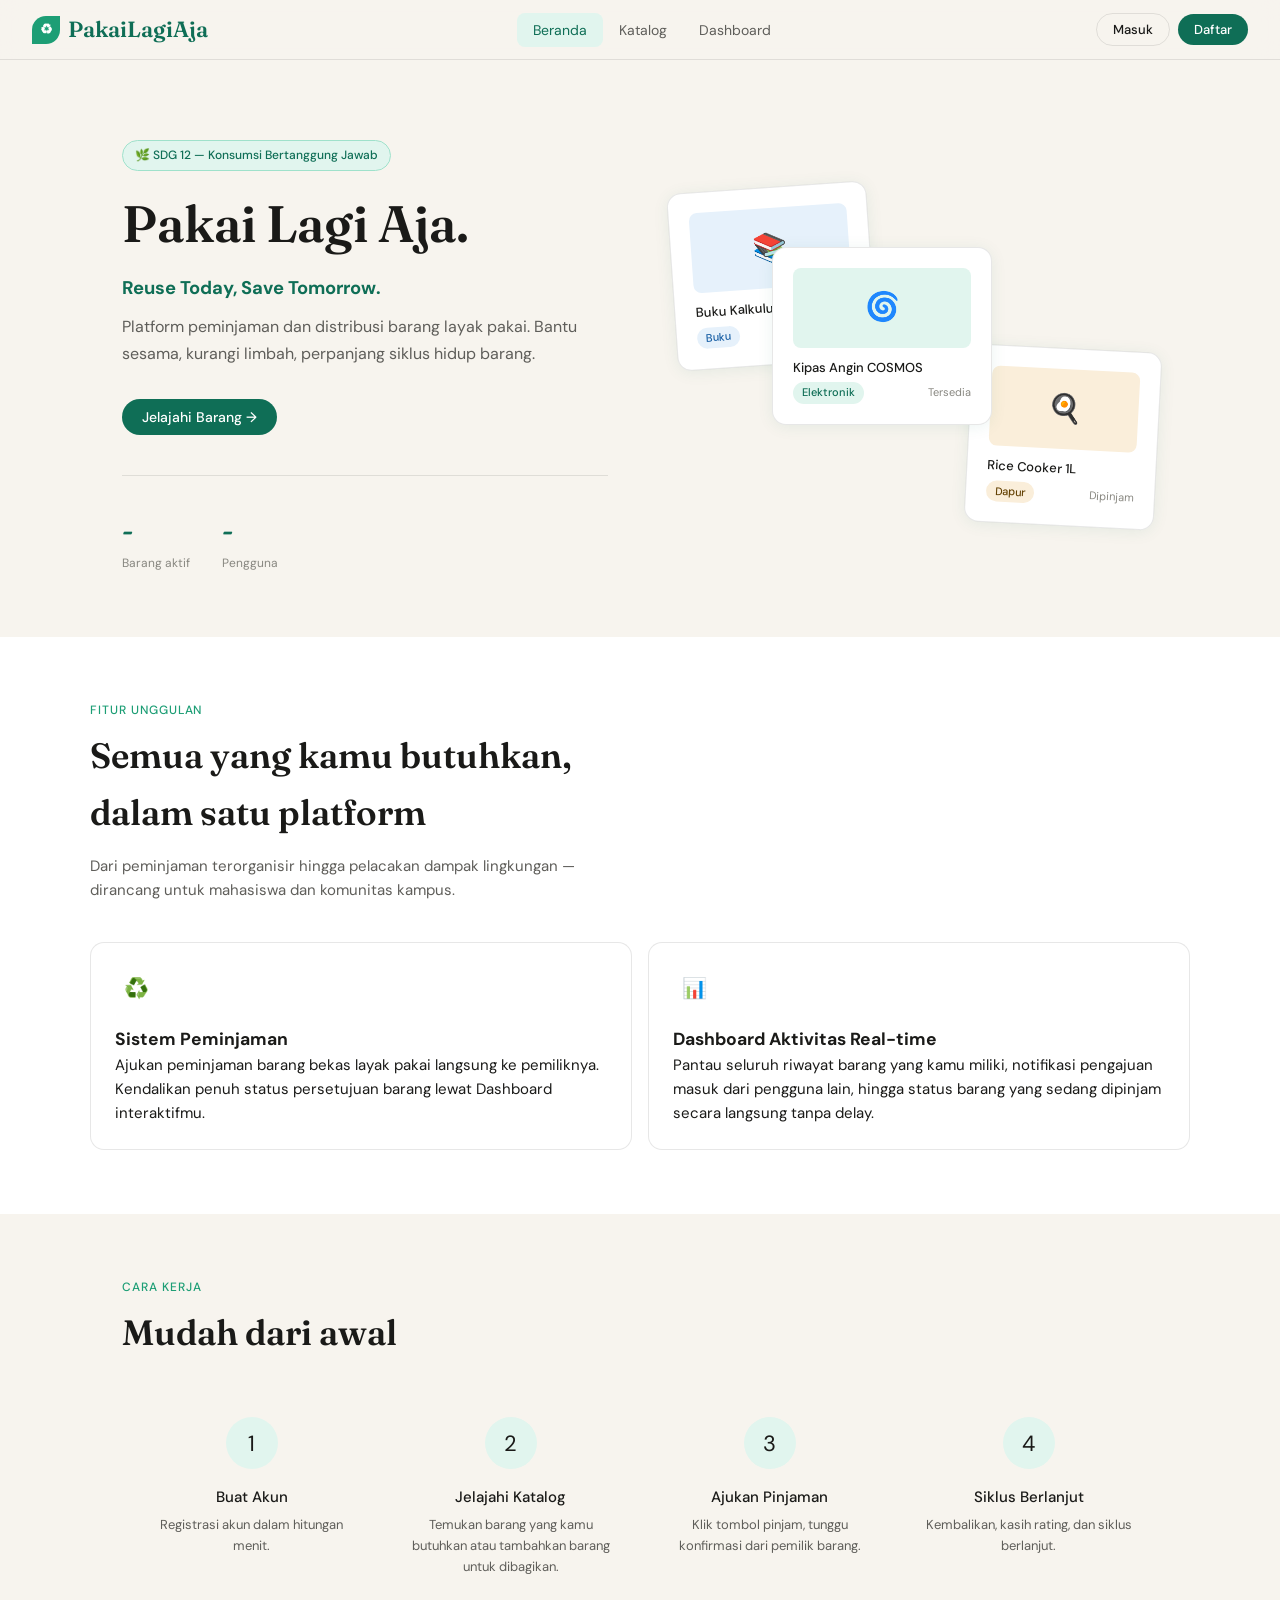
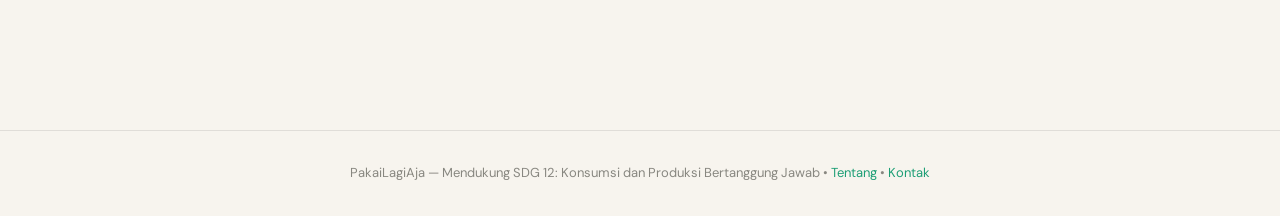
<file: index.html>
<!DOCTYPE html>
<html lang="id">
<head>
<meta charset="UTF-8">
<meta name="viewport" content="width=device-width, initial-scale=1.0">
<title>PakaiLagiAja - Beranda</title>
<link href="https://fonts.googleapis.com/css2?family=Fraunces:ital,opsz,wght@0,9..144,300;0,9..144,600;1,9..144,300&family=DM+Sans:wght@300;400;500&display=swap" rel="stylesheet">
<link rel="stylesheet" href="style.css">
</head>
<body>

<nav>
  <div class="nav-logo" onclick="window.location.href='index.html'">
    <div class="leaf">♻</div>
    PakaiLagiAja
  </div>
  <ul class="nav-links">
    <li><button onclick="window.location.href='index.html'" class="active">Beranda</button></li>
    <li><button onclick="window.location.href='katalog.html'">Katalog</button></li>
    <li><button onclick="window.location.href='dashboard.html'">Dashboard</button></li>
  </ul>
  <div class="nav-right">
    <button class="btn btn-outline btn-sm" onclick="openModal('login-modal')">Masuk</button>
    <button class="btn btn-primary btn-sm" onclick="openModal('register-modal')">Daftar</button>
  </div>
</nav>

<section class="hero">
  <div class="hero-content fade-in">
    <div class="hero-badge">🌿 SDG 12 — Konsumsi Bertanggung Jawab</div>
    
    <h1>Pakai Lagi Aja.</h1>
    <p>
      <strong style="color: var(--green-dark); font-size: 1.15rem; display: block; margin-bottom: 8px;">Reuse Today, Save Tomorrow.</strong>
      Platform peminjaman dan distribusi barang layak pakai. Bantu sesama, kurangi limbah, perpanjang siklus hidup barang.
    </p>

    <div class="hero-actions">
      <button class="btn btn-primary" onclick="window.location.href='katalog.html'">Jelajahi Barang →</button>
    </div>
    
    <div class="hero-stats">
      <div>
        <div class="hero-stat-num" id="home-barang-aktif">-</div>
        <div class="hero-stat-label">Barang aktif</div>
      </div>
      <div>
        <div class="hero-stat-num" id="home-total-pengguna">-</div>
        <div class="hero-stat-label">Pengguna</div>
      </div>
    </div>

  </div>
  <div class="hero-visual">
    <div class="hero-card-stack">
      <div class="item-card card-float-1">
        <div class="item-thumb thumb-blue">📚</div>
        <div class="item-name">Buku Kalkulus Edisi 9</div>
        <div class="item-meta">
          <span class="tag tag-blue">Buku</span>
          <span class="item-status">Tersedia</span>
        </div>
      </div>
      <div class="item-card card-float-2">
        <div class="item-thumb thumb-green">🌀</div>
        <div class="item-name">Kipas Angin COSMOS</div>
        <div class="item-meta">
          <span class="tag tag-green">Elektronik</span>
          <span class="item-status">Tersedia</span>
        </div>
      </div>
      <div class="item-card card-float-3">
        <div class="item-thumb thumb-amber">🍳</div>
        <div class="item-name">Rice Cooker 1L</div>
        <div class="item-meta">
          <span class="tag tag-amber">Dapur</span>
          <span class="item-status">Dipinjam</span>
        </div>
      </div>
    </div>
  </div>
</section>

<section class="section" style="background: var(--white); max-width: 100%; padding: 4rem 2rem;">
  <div style="max-width: 1100px; margin: 0 auto;">
    <div class="section-label">Fitur Unggulan</div>
    <div class="section-title">Semua yang kamu butuhkan,<br>dalam satu platform</div>
    <p class="section-sub">Dari peminjaman terorganisir hingga pelacakan dampak lingkungan — dirancang untuk mahasiswa dan komunitas kampus.</p>
    
    <div class="features-grid">
      <div class="feature-card">
        <div class="feature-icon">♻️</div>
        <h3>Sistem Peminjaman </h3>
        <p>Ajukan peminjaman barang bekas layak pakai langsung ke pemiliknya. Kendalikan penuh status persetujuan barang lewat Dashboard interaktifmu.</p>
      </div>
      <div class="feature-card">
        <div class="feature-icon">📊</div>
        <h3>Dashboard Aktivitas Real-time</h3>
        <p>Pantau seluruh riwayat barang yang kamu miliki, notifikasi pengajuan masuk dari pengguna lain, hingga status barang yang sedang dipinjam secara langsung tanpa delay.</p>
      </div>
    </div>

  </div>
</section>

<section class="section">
  <div class="section-label">Cara Kerja</div>
  <div class="section-title">Mudah dari awal</div>
  <div style="display:grid; grid-template-columns: repeat(auto-fit, minmax(180px,1fr)); gap: 0; margin-top: 2rem;">
    <div style="text-align:center; padding: 1.5rem; position: relative;">
      <div style="width:52px;height:52px;background:var(--green-light);border-radius:50%;display:flex;align-items:center;justify-content:center;margin:0 auto 1rem;font-size:22px;">1</div>
      <div style="font-weight:500;margin-bottom:6px;">Buat Akun</div>
      <p style="font-size:13px;color:var(--text-muted);">Registrasi akun dalam hitungan menit.</p>
    </div>
    <div style="text-align:center; padding: 1.5rem;">
      <div style="width:52px;height:52px;background:var(--green-light);border-radius:50%;display:flex;align-items:center;justify-content:center;margin:0 auto 1rem;font-size:22px;">2</div>
      <div style="font-weight:500;margin-bottom:6px;">Jelajahi Katalog</div>
      <p style="font-size:13px;color:var(--text-muted);">Temukan barang yang kamu butuhkan atau tambahkan barang untuk dibagikan.</p>
    </div>
    <div style="text-align:center; padding: 1.5rem;">
      <div style="width:52px;height:52px;background:var(--green-light);border-radius:50%;display:flex;align-items:center;justify-content:center;margin:0 auto 1rem;font-size:22px;">3</div>
      <div style="font-weight:500;margin-bottom:6px;">Ajukan Pinjaman</div>
      <p style="font-size:13px;color:var(--text-muted);">Klik tombol pinjam, tunggu konfirmasi dari pemilik barang.</p>
    </div>
    
    <div style="text-align:center; padding: 1.5rem;">
      <div style="width:52px;height:52px;background:var(--green-light);border-radius:50%;display:flex;align-items:center;justify-content:center;margin:0 auto 1rem;font-size:22px;">4</div>
      <div style="font-weight:500;margin-bottom:6px;">Siklus Berlanjut</div>
      <p style="font-size:13px;color:var(--text-muted);">Kembalikan, kasih rating, dan siklus berlanjut.</p>
    </div>
    </div>
</section>

<footer>
  <p>PakaiLagiAja &mdash; Mendukung SDG 12: Konsumsi dan Produksi Bertanggung Jawab &bull; <a href="#">Tentang</a> &bull; <a href="#">Kontak</a></p>
</footer>

<div class="modal-overlay" id="login-modal">
  <div class="modal">
    <button class="modal-close" onclick="closeModal('login-modal')">✕</button>
    <div class="modal-title">Selamat datang kembali</div>
    <div class="modal-sub">Masuk ke akun PakaiLagiAja kamu</div>
    <div class="form-group">
      <label class="form-label">Email</label>
      <input class="form-input" type="email" placeholder="nama@email.com">
    </div>
    <div class="form-group">
      <label class="form-label">Password</label>
      <input class="form-input" type="password" placeholder="••••••••">
    </div>
    <button class="btn btn-primary" style="width:100%;margin-top:8px;" onclick="handleLogin()">Masuk</button>
    <div class="divider">atau</div>
    <p style="text-align:center;font-size:13px;color:var(--text-muted);">Belum punya akun? <a href="#" style="color:var(--green);" onclick="closeModal('login-modal');openModal('register-modal');return false;">Daftar sekarang</a></p>
  </div>
</div>

<div class="modal-overlay" id="register-modal">
  <div class="modal">
    <button class="modal-close" onclick="closeModal('register-modal')">✕</button>
    <div class="modal-title">Buat akun baru</div>
    <div class="modal-sub">Bergabung dengan komunitas PakaiLagiAja</div>
    <div class="form-group">
      <label class="form-label">Nama Lengkap</label>
      <input class="form-input" id="reg-nama" type="text" placeholder="Nama kamu">
    </div>
    <div class="form-group">
      <label class="form-label">Email</label>
      <input class="form-input" id="reg-email" type="email" placeholder="nama@gmail.com">
    </div>
    <div class="form-group">
      <label class="form-label">Nomor Telepon (WhatsApp)</label>
      <div style="display:flex;align-items:center;gap:0;">
        <span style="background:var(--cream-dark);border:1px solid var(--border);border-right:none;border-radius:var(--radius-sm) 0 0 var(--radius-sm);padding:9px 10px;font-size:14px;color:var(--text-muted);white-space:nowrap;">+62</span>
        <input class="form-input" id="reg-telepon" type="tel" placeholder="81234567890" style="border-radius:0 var(--radius-sm) var(--radius-sm) 0;">
      </div>
      <div style="font-size:11px;color:var(--text-light);margin-top:4px;">Digunakan untuk koordinasi peminjaman via WhatsApp</div>
    </div>
    <div class="form-group">
      <label class="form-label">Password</label>
      <input class="form-input" id="reg-password" type="password" placeholder="Min. 8 karakter">
    </div>
    <button class="btn btn-primary" style="width:100%;margin-top:8px;" onclick="handleRegister()">Daftar</button>
  </div>
</div>

<script src="script.js"></script>
</body>
</html>
</file>
<file: style.css>
*, *::before, *::after { box-sizing: border-box; margin: 0; padding: 0; }

:root {
  --green: #1D9E75; --green-dark: #0F6E56; --green-light: #E1F5EE; --green-mid: #9FE1CB;
  --cream: #F7F4EE; --cream-dark: #EDE8DF; --text: #1a1a18; --text-muted: #5F5E5A;
  --text-light: #888780; --white: #FFFFFF; --amber: #EF9F27; --coral: #D85A30;
  --blue: #378ADD; --border: rgba(26,26,24,0.1); --shadow: 0 2px 16px rgba(15,110,86,0.08);
  --radius: 14px; --radius-sm: 8px;
}

html { scroll-behavior: smooth; }
body { font-family: 'DM Sans', sans-serif; background: var(--cream); color: var(--text); font-size: 15px; line-height: 1.6; }

/* ── NAV ── */
nav { position: sticky; top: 0; z-index: 100; background: rgba(247,244,238,0.92); backdrop-filter: blur(12px); border-bottom: 1px solid var(--border); padding: 0 2rem; display: flex; align-items: center; justify-content: space-between; height: 60px; }
.nav-logo { font-family: 'Fraunces', serif; font-size: 22px; font-weight: 600; color: var(--green-dark); display: flex; align-items: center; gap: 8px; cursor: pointer; }
.nav-logo .leaf { width: 28px; height: 28px; background: var(--green); border-radius: 50% 0 50% 0; display: flex; align-items: center; justify-content: center; color: white; font-size: 14px; }
.nav-links { display: flex; gap: 0; list-style: none; }
.nav-links li a, .nav-links li button { font-family: 'DM Sans', sans-serif; font-size: 14px; font-weight: 400; color: var(--text-muted); text-decoration: none; background: none; border: none; padding: 8px 16px; cursor: pointer; border-radius: var(--radius-sm); transition: color 0.2s, background 0.2s; }
.nav-links li a:hover, .nav-links li button:hover, .nav-links li a.active, .nav-links li button.active { color: var(--green-dark); background: var(--green-light); }
.nav-right { display: flex; gap: 8px; align-items: center; }

.btn { font-family: 'DM Sans', sans-serif; font-size: 14px; font-weight: 500; border: none; padding: 9px 20px; border-radius: 50px; cursor: pointer; transition: all 0.2s; }
.btn-outline { background: transparent; border: 1.5px solid var(--border); color: var(--text); }
.btn-outline:hover { border-color: var(--green); color: var(--green-dark); }
.btn-primary { background: var(--green-dark); color: white; }
.btn-primary:hover { background: var(--green); transform: translateY(-1px); }
.btn-sm { padding: 7px 16px; font-size: 13px; }

/* ── HERO ── */
.hero { padding: 5rem 2rem 4rem; max-width: 1100px; margin: 0 auto; display: grid; grid-template-columns: 1fr 1fr; gap: 4rem; align-items: center; }
.hero-badge { display: inline-flex; align-items: center; gap: 6px; background: var(--green-light); color: var(--green-dark); font-size: 12px; font-weight: 500; padding: 5px 12px; border-radius: 50px; margin-bottom: 1.5rem; border: 1px solid var(--green-mid); }
.hero h1 { font-family: 'Fraunces', serif; font-size: clamp(2.2rem, 4vw, 3.2rem); font-weight: 600; line-height: 1.15; color: var(--text); margin-bottom: 1.2rem; }
.hero h1 em { font-style: italic; color: var(--green-dark); }
.hero p { font-size: 16px; color: var(--text-muted); margin-bottom: 2rem; line-height: 1.7; }
.hero-actions { display: flex; gap: 12px; align-items: center; flex-wrap: wrap; }
.hero-stats { display: flex; gap: 2rem; margin-top: 2.5rem; padding-top: 2rem; border-top: 1px solid var(--border); }
.hero-stat-num { font-family: 'Fraunces', serif; font-size: 1.8rem; font-weight: 600; color: var(--green-dark); }
.hero-stat-label { font-size: 12px; color: var(--text-light); }
.hero-visual { position: relative; }
.hero-card-stack { position: relative; height: 340px; }
.item-card { background: var(--white); border: 1px solid var(--border); border-radius: var(--radius); padding: 1.25rem; box-shadow: var(--shadow); transition: transform 0.3s, box-shadow 0.3s; }
.item-card:hover { transform: translateY(-3px); box-shadow: 0 8px 28px rgba(15,110,86,0.14); }
.card-float-1 { position: absolute; width: 200px; top: 0; left: 0; transform: rotate(-4deg); animation: float1 5s ease-in-out infinite; }
.card-float-2 { position: absolute; width: 220px; top: 60px; left: 100px; z-index: 2; animation: float2 6s ease-in-out infinite; }
.card-float-3 { position: absolute; width: 190px; bottom: 0; right: 0; transform: rotate(3deg); animation: float3 7s ease-in-out infinite; }
@keyframes float1 { 0%,100%{transform:rotate(-4deg) translateY(0)} 50%{transform:rotate(-4deg) translateY(-8px)} }
@keyframes float2 { 0%,100%{transform:translateY(0)} 50%{transform:translateY(-10px)} }
@keyframes float3 { 0%,100%{transform:rotate(3deg) translateY(0)} 50%{transform:rotate(3deg) translateY(-6px)} }
.item-thumb { width: 100%; height: 80px; border-radius: var(--radius-sm); margin-bottom: 10px; display: flex; align-items: center; justify-content: center; font-size: 28px; }
.thumb-green { background: var(--green-light); } .thumb-amber { background: #FAEEDA; } .thumb-blue  { background: #E6F1FB; }
.item-name { font-size: 13px; font-weight: 500; margin-bottom: 4px; }
.item-meta { display: flex; justify-content: space-between; align-items: center; }
.tag { display: inline-block; font-size: 11px; padding: 2px 9px; border-radius: 50px; font-weight: 500; }
.tag-green { background: var(--green-light); color: var(--green-dark); } .tag-amber { background: #FAEEDA; color: #634103; } .tag-coral { background: #FAECE7; color: #993C1D; } .tag-blue  { background: #E6F1FB; color: #185FA5; } .tag-gray  { background: #F1EFE8; color: #444441; }
.item-status { font-size: 11px; color: var(--text-light); }

/* ── FEATURES SECTION ── */
.section { padding: 4rem 2rem; max-width: 1100px; margin: 0 auto; }
.section-label { font-size: 12px; font-weight: 500; letter-spacing: 0.08em; text-transform: uppercase; color: var(--green); margin-bottom: 0.5rem; }
.section-title { font-family: 'Fraunces', serif; font-size: clamp(1.6rem, 3vw, 2.2rem); font-weight: 600; margin-bottom: 0.8rem; color: var(--text); }
.section-sub { color: var(--text-muted); max-width: 520px; margin-bottom: 2.5rem; }
.features-grid { display: grid; grid-template-columns: repeat(auto-fit, minmax(200px, 1fr)); gap: 16px; }
.feature-card { background: var(--white); border: 1px solid var(--border); border-radius: var(--radius); padding: 1.5rem; transition: transform 0.2s, box-shadow 0.2s; }
.feature-card:hover { transform: translateY(-2px); box-shadow: var(--shadow); }
.feature-icon { width: 42px; height: 42px; border-radius: var(--radius-sm); display: flex; align-items: center; justify-content: center; font-size: 20px; margin-bottom: 1rem; }
.feature-icon-green { background: var(--green-light); } .feature-icon-amber { background: #FAEEDA; } .feature-icon-blue  { background: #E6F1FB; } .feature-icon-coral { background: #FAECE7; }
.feature-title { font-size: 15px; font-weight: 500; margin-bottom: 6px; }
.feature-desc { font-size: 13px; color: var(--text-muted); line-height: 1.6; }

/* ── CATALOG PAGE ── */
.catalog-layout { max-width: 1100px; margin: 0 auto; padding: 2rem; display: grid; grid-template-columns: 220px 1fr; gap: 2rem; align-items: start; }
.sidebar { background: var(--white); border: 1px solid var(--border); border-radius: var(--radius); padding: 1.25rem; position: sticky; top: 80px; }
.sidebar-title { font-size: 13px; font-weight: 500; color: var(--text-muted); text-transform: uppercase; letter-spacing: 0.06em; margin-bottom: 12px; margin-top: 16px; }
.sidebar-title:first-child { margin-top: 0; }
.cat-btn { display: flex; align-items: center; gap: 8px; width: 100%; padding: 8px 10px; border-radius: var(--radius-sm); border: none; background: transparent; cursor: pointer; font-family: 'DM Sans', sans-serif; font-size: 14px; color: var(--text-muted); transition: all 0.15s; text-align: left; }
.cat-btn:hover { background: var(--cream); color: var(--text); }
.cat-btn.active { background: var(--green-light); color: var(--green-dark); font-weight: 500; }
.cat-count { margin-left: auto; font-size: 11px; color: var(--text-light); background: var(--cream-dark); padding: 1px 7px; border-radius: 50px; }
.cat-btn.active .cat-count { background: var(--green-mid); color: var(--green-dark); }
.filter-group { margin-bottom: 8px; }
.filter-label { display: flex; align-items: center; gap: 8px; font-size: 14px; color: var(--text-muted); cursor: pointer; padding: 4px 0; }
.filter-label input { accent-color: var(--green); }
.catalog-header { display: flex; align-items: center; justify-content: space-between; margin-bottom: 1.5rem; gap: 1rem; flex-wrap: wrap; }
.search-bar { flex: 1; min-width: 200px; display: flex; align-items: center; background: var(--white); border: 1px solid var(--border); border-radius: 50px; padding: 8px 16px; gap: 8px; }
.search-bar input { border: none; outline: none; background: transparent; font-family: 'DM Sans', sans-serif; font-size: 14px; color: var(--text); width: 100%; }
.search-bar input::placeholder { color: var(--text-light); }
.search-icon { color: var(--text-light); font-size: 16px; }
.sort-select { font-family: 'DM Sans', sans-serif; font-size: 13px; border: 1px solid var(--border); border-radius: 50px; padding: 7px 14px; background: var(--white); color: var(--text-muted); cursor: pointer; outline: none; }
.catalog-grid { display: grid; grid-template-columns: repeat(auto-fill, minmax(180px, 1fr)); gap: 16px; width: 100%;}
.catalog-main { min-width: 0; width: 100%;}
.catalog-item { background: var(--white); border: 1px solid var(--border); border-radius: var(--radius); overflow: hidden; cursor: pointer; transition: transform 0.2s, box-shadow 0.2s; }
.catalog-item:hover { transform: translateY(-3px); box-shadow: 0 8px 24px rgba(15,110,86,0.12); }
.catalog-item-img { height: 120px; display: flex; align-items: center; justify-content: center; font-size: 36px; }
.catalog-item-body { padding: 12px; }
.catalog-item-name { font-size: 14px; font-weight: 500; margin-bottom: 4px; white-space: nowrap; overflow: hidden; text-overflow: ellipsis; }
.catalog-item-owner { font-size: 12px; color: var(--text-light); margin-bottom: 8px; }
.catalog-item-footer { display: flex; justify-content: space-between; align-items: center; }
.status-dot { width: 7px; height: 7px; border-radius: 50%; display: inline-block; margin-right: 4px; }
.status-available { background: var(--green); } .status-borrowed  { background: var(--amber); } .status-inactive  { background: #B4B2A9; }
.status-text { font-size: 12px; color: var(--text-muted); display: flex; align-items: center; }
.heart-btn { width: 28px; height: 28px; border: 1px solid var(--border); border-radius: 50%; background: transparent; display: flex; align-items: center; justify-content: center; cursor: pointer; font-size: 14px; transition: all 0.2s; }
.heart-btn:hover { background: #FAECE7; border-color: #F09595; }

/* ── DASHBOARD ── */
.dashboard-layout { max-width: 1100px; margin: 0 auto; padding: 2rem; }
.dash-header { display: flex; justify-content: space-between; align-items: flex-start; margin-bottom: 2rem; }
.dash-greeting { font-family: 'Fraunces', serif; font-size: 1.6rem; font-weight: 600; margin-bottom: 4px; }
.dash-sub { font-size: 14px; color: var(--text-muted); }
.stats-row { display: grid; grid-template-columns: repeat(auto-fit, minmax(140px, 1fr)); gap: 12px; margin-bottom: 2rem; }
.stat-card { background: var(--white); border: 1px solid var(--border); border-radius: var(--radius); padding: 1.2rem 1.25rem; position: relative; overflow: hidden; }
.stat-card::after { content: ''; position: absolute; bottom: 0; left: 0; right: 0; height: 3px; }
.stat-card.green::after { background: var(--green); } .stat-card.amber::after { background: var(--amber); } .stat-card.blue::after  { background: var(--blue); } .stat-card.coral::after { background: var(--coral); }
.stat-label { font-size: 12px; color: var(--text-light); margin-bottom: 6px; }
.stat-num { font-family: 'Fraunces', serif; font-size: 2rem; font-weight: 600; line-height: 1; margin-bottom: 4px; }
.stat-change { font-size: 12px; color: var(--green); display: flex; align-items: center; gap: 3px; }
.stat-change.down { color: var(--coral); }
.dash-grid { display: grid; grid-template-columns: 1fr 340px; gap: 16px; }
.dash-panel { background: var(--white); border: 1px solid var(--border); border-radius: var(--radius); padding: 1.25rem; }
.panel-header { display: flex; justify-content: space-between; align-items: center; margin-bottom: 1.25rem; }
.panel-title { font-size: 15px; font-weight: 500; }
.panel-action { font-size: 13px; color: var(--green); cursor: pointer; border: none; background: none; font-family: 'DM Sans', sans-serif; }
.sdg-bar { margin-bottom: 16px; }
.sdg-bar-label { display: flex; justify-content: space-between; font-size: 13px; color: var(--text-muted); margin-bottom: 6px; }
.sdg-bar-track { height: 8px; background: var(--cream-dark); border-radius: 50px; overflow: hidden; }
.sdg-bar-fill { height: 100%; border-radius: 50px; transition: width 1s ease; }
.fill-green { background: var(--green); } .fill-amber { background: var(--amber); } .fill-blue  { background: var(--blue); }

.activity-list { list-style: none; }
.activity-item { display: flex; align-items: flex-start; gap: 12px; padding: 10px 0; border-bottom: 1px solid var(--border); }
.activity-item:last-child { border-bottom: none; }
.activity-avatar { width: 34px; height: 34px; border-radius: 50%; display: flex; align-items: center; justify-content: center; font-size: 14px; flex-shrink: 0; }
.activity-text { flex: 1; font-size: 13px; line-height: 1.5; color: var(--text); }
.activity-text strong { font-weight: 500; }
.activity-time { font-size: 12px; color: var(--text-light); white-space: nowrap; }

.notif-list { list-style: none; }
.notif-item { display: flex; gap: 10px; padding: 10px 0; border-bottom: 1px solid var(--border); cursor: pointer; transition: background 0.15s; border-radius: var(--radius-sm); padding-left: 8px; padding-right: 8px; }
.notif-item:hover { background: var(--cream); }
.notif-item:last-child { border-bottom: none; }
.notif-dot { width: 8px; height: 8px; border-radius: 50%; background: var(--green); flex-shrink: 0; margin-top: 5px; }
.notif-dot.read { background: transparent; }
.notif-text { font-size: 13px; color: var(--text); line-height: 1.5; }
.notif-time { font-size: 11px; color: var(--text-light); }

/* TABS */
.tabs { display: flex; gap: 0; border-bottom: 1px solid var(--border); margin-bottom: 1.5rem; }
.tab { font-family: 'DM Sans', sans-serif; font-size: 14px; font-weight: 400; color: var(--text-muted); background: none; border: none; padding: 10px 18px; cursor: pointer; border-bottom: 2px solid transparent; margin-bottom: -1px; transition: all 0.2s; }
.tab:hover { color: var(--text); }
.tab.active { color: var(--green-dark); border-bottom-color: var(--green-dark); font-weight: 500; }

/* ── MODAL ── */
.modal-overlay { display: none; position: fixed; inset: 0; background: rgba(0,0,0,0.4); z-index: 200; align-items: center; justify-content: center; padding: 1rem; }
.modal-overlay.open { display: flex; }
.modal { background: var(--white); border-radius: var(--radius); width: 100%; max-width: 440px; padding: 2rem; position: relative; animation: modalIn 0.25s ease; }
@keyframes modalIn { from { opacity:0; transform: scale(0.95) translateY(8px); } to { opacity:1; transform: scale(1) translateY(0); } }
.modal-close { position: absolute; top: 1rem; right: 1rem; background: var(--cream); border: none; width: 30px; height: 30px; border-radius: 50%; cursor: pointer; font-size: 18px; display: flex; align-items: center; justify-content: center; color: var(--text-muted); z-index: 100;}
.modal-title { font-family: 'Fraunces', serif; font-size: 1.4rem; font-weight: 600; margin-bottom: 0.3rem; }
.modal-sub { font-size: 14px; color: var(--text-muted); margin-bottom: 1.5rem; }
.form-group { margin-bottom: 14px; }
.form-label { display: block; font-size: 13px; font-weight: 500; color: var(--text-muted); margin-bottom: 5px; }
.form-input { width: 100%; font-family: 'DM Sans', sans-serif; font-size: 14px; border: 1px solid var(--border); border-radius: var(--radius-sm); padding: 9px 12px; background: var(--cream); color: var(--text); outline: none; transition: border-color 0.2s; }
.form-input:focus { border-color: var(--green); background: var(--white); }
.form-input::placeholder { color: var(--text-light); }
.divider { display: flex; align-items: center; gap: 12px; margin: 16px 0; color: var(--text-light); font-size: 13px; }
.divider::before, .divider::after { content: ''; flex: 1; height: 1px; background: var(--border); }
.role-toggle { display: grid; grid-template-columns: 1fr 1fr; gap: 8px; margin-bottom: 16px; }
.role-btn { padding: 10px; border: 1.5px solid var(--border); border-radius: var(--radius-sm); background: transparent; cursor: pointer; font-family: 'DM Sans', sans-serif; font-size: 13px; color: var(--text-muted); transition: all 0.2s; text-align: center; }
.role-btn.selected { border-color: var(--green); background: var(--green-light); color: var(--green-dark); font-weight: 500; }

/* ── FOOTER ── */
footer { margin-top: 4rem; border-top: 1px solid var(--border); padding: 2rem; text-align: center; font-size: 13px; color: var(--text-light); }
footer a { color: var(--green); text-decoration: none; }

/* ── PAGE HEADER ── */
.page-header { background: var(--white); border-bottom: 1px solid var(--border); padding: 2rem; text-align: center; }
.page-header h1 { font-family: 'Fraunces', serif; font-size: 1.8rem; font-weight: 600; margin-bottom: 4px; }
.page-header p { font-size: 14px; color: var(--text-muted); }

/* ── RESPONSIVE ── */
@media (max-width: 768px) {
  .hero { grid-template-columns: 1fr; gap: 2rem; padding: 2.5rem 1rem; }
  .hero-visual { display: none; }
  .dash-grid { grid-template-columns: 1fr; }
  .stats-row { grid-template-columns: repeat(2, 1fr); }
  .nav-links { display: none; }

  .catalog-layout {
    grid-template-columns: 1fr !important;
    gap: 1.5rem;
    padding: 1rem;
  }
  .sidebar {
    position: static !important;
    width: 100% !important;
  }
}

/* ── ITEM DETAIL MODAL ── */
.item-detail-modal { background: var(--white); border-radius: var(--radius); width: 100%; max-width: 540px; position: relative; animation: modalIn 0.25s ease; overflow: hidden; }
.item-detail-img { height: 180px; display: flex; align-items: center; justify-content: center; font-size: 56px; }
.item-detail-body { padding: 1.5rem; }
.item-detail-title { font-family: 'Fraunces', serif; font-size: 1.4rem; font-weight: 600; margin-bottom: 6px; }
.item-detail-meta { display: flex; gap: 8px; margin-bottom: 1rem; flex-wrap: wrap; }
.item-detail-img { padding: 10px; background: var(--cream); border-bottom: 1px solid var(--border);
}
.item-detail-img img { width: 100%; height: 100%; object-fit: contain; border: 1px solid var(--border); border-radius: 12px; background: #fff; display: block;
}
.lifecycle-timeline { margin-top: 1rem; padding-top: 1rem; border-top: 1px solid var(--border); }
.timeline-title { font-size: 13px; font-weight: 500; color: var(--text-muted); text-transform: uppercase; letter-spacing: 0.05em; margin-bottom: 10px; }
.timeline-item { display: flex; gap: 12px; margin-bottom: 10px; }
.timeline-dot-wrap { display: flex; flex-direction: column; align-items: center; width: 16px; flex-shrink: 0; }
.timeline-dot { width: 10px; height: 10px; border-radius: 50%; background: var(--green); flex-shrink: 0; }
.timeline-line { flex: 1; width: 1px; background: var(--border); margin-top: 4px; }
.timeline-content { font-size: 13px; color: var(--text); padding-bottom: 10px; }
.timeline-time { font-size: 11px; color: var(--text-light); }



/* ANIMATE ON LOAD */
.fade-in { animation: fadeIn 0.5s ease forwards; }
@keyframes fadeIn { from{opacity:0;transform:translateY(10px)} to{opacity:1;transform:translateY(0)} }
.stagger-1 { animation-delay: 0.05s; } .stagger-2 { animation-delay: 0.1s; } .stagger-3 { animation-delay: 0.15s; } .stagger-4 { animation-delay: 0.2s; }
.catalog-item, .feature-card, .stat-card { opacity: 0; }
.catalog-item.visible, .feature-card.visible, .stat-card.visible { opacity: 1; animation: fadeIn 0.4s ease forwards; }


/* Kotak Area Upload Custom */
#add-item-upload-area {
    border: 2px dashed var(--border);
    border-radius: var(--radius-sm);
    padding: 1.5rem;
    text-align: center;
    cursor: pointer;
    color: var(--text-light);
    font-size: 14px;
    transition: all 0.2s;
    display: flex;
    align-items: center;
    justify-content: center;
    min-height: 120px;
    position: relative;
    overflow: hidden;
}

/* Efek Hover pas mouse di atas kotak */
#add-item-upload-area:hover {
    border-color: var(--green);
    background-color: var(--green-light);
    color: var(--green-dark);
}

/* Style buat Gambar Preview */
#add-item-preview {
    display: none;
    max-width: 100%;
    max-height: 150px;
    border-radius: var(--radius-sm);
    object-fit: cover;
    animation: fadeInModal 0.3s ease;
}

.status-waiting {
  background: var(--amber);
}

/* ── WA CHAT BUTTON ── */
.btn-wa-chat {
  display: inline-flex;
  align-items: center;
  gap: 6px;
  background: #25D366;
  color: #fff;
  font-size: 12px;
  font-weight: 500;
  padding: 5px 12px;
  border-radius: 50px;
  text-decoration: none;
  font-family: 'DM Sans', sans-serif;
  transition: background 0.2s, transform 0.15s;
}
.btn-wa-chat:hover {
  background: #1EBE5C;
  transform: translateY(-1px);
}

.notif-catatan {
  background: var(--cream);
  border-left: 3px solid var(--green);
  border-radius: 0 var(--radius-sm) var(--radius-sm) 0;
  padding: 8px 10px;
  margin: 8px 0 4px;
}
.notif-jadwal {
  display: flex;
  align-items: center;
  gap: 6px;
  font-size: 12px;
  color: var(--text-muted);
  background: var(--green-light);
  border-radius: var(--radius-sm);
  padding: 6px 10px;
  margin: 6px 0 4px;
}
</file>
